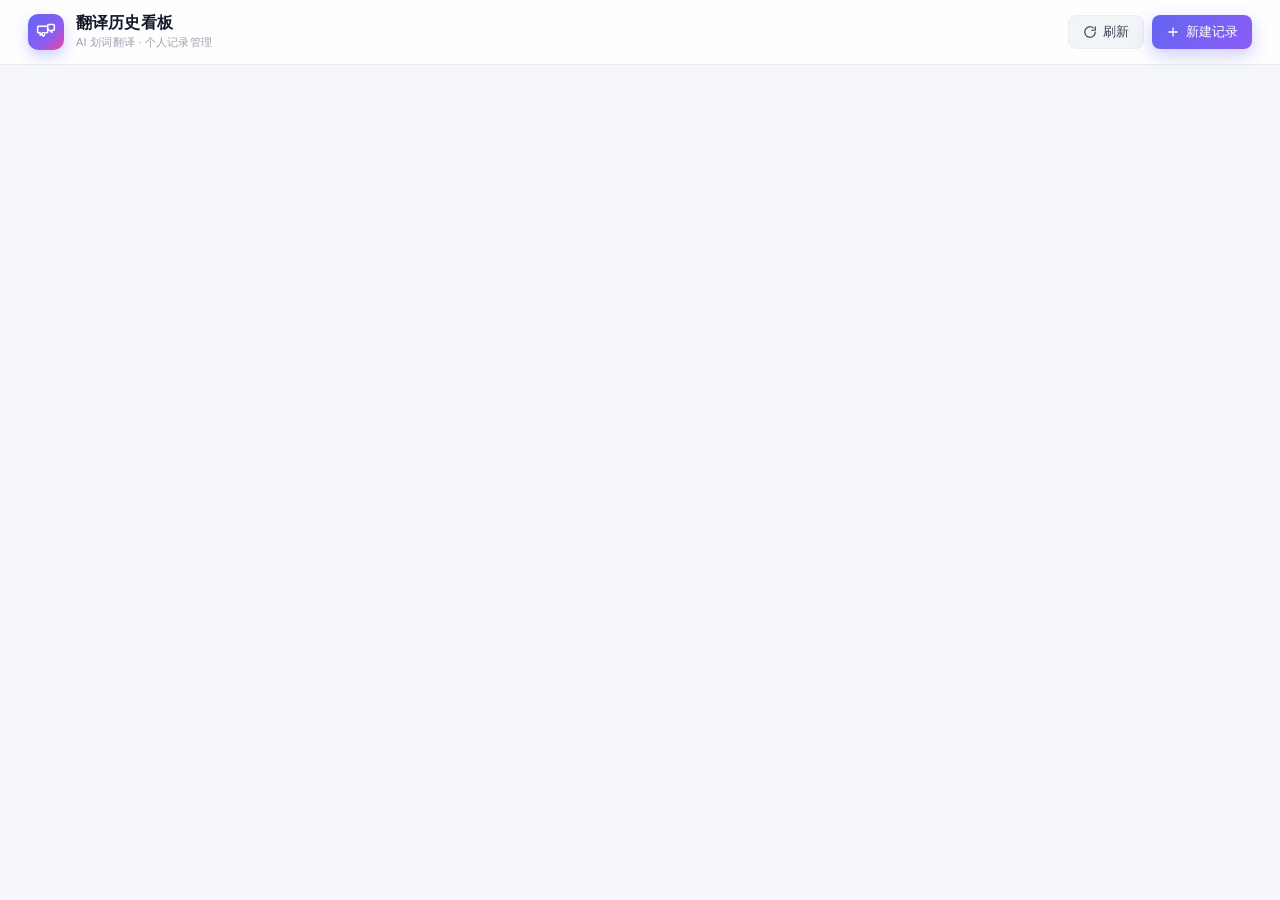
<file: extension/history/history.html>
<!DOCTYPE html>
<html lang="zh-CN">
<head>
  <meta charset="UTF-8" />
  <meta name="viewport" content="width=device-width, initial-scale=1.0" />
  <title>翻译历史看板 · AI 划词翻译</title>
  <link rel="stylesheet" href="history.css" />
</head>
<body>
  <header class="topbar">
    <div class="topbar-left">
      <div class="topbar-logo" aria-hidden="true">
        <svg viewBox="0 0 24 24" width="20" height="20" fill="none" stroke="currentColor" stroke-width="1.8" stroke-linecap="round" stroke-linejoin="round">
          <path d="M3 5h10a1 1 0 0 1 1 1v6a1 1 0 0 1-1 1H8l-3 3v-3H3a1 1 0 0 1-1-1V6a1 1 0 0 1 1-1z"/>
          <path d="M15 3h6a1 1 0 0 1 1 1v5a1 1 0 0 1-1 1h-2v2.5L16.5 10H15a1 1 0 0 1-1-1V4a1 1 0 0 1 1-1z"/>
          <path d="M7 15l1.5 2M10.5 15L9 17"/>
        </svg>
      </div>
      <div class="topbar-titles">
        <h1>翻译历史看板</h1>
        <p class="topbar-sub">AI 划词翻译 · 个人记录管理</p>
      </div>
      <span id="user-badge" class="badge hidden"></span>
    </div>
    <div class="topbar-actions">
      <button id="btn-refresh" class="btn secondary" title="刷新列表 (R)">
        <svg viewBox="0 0 24 24" width="14" height="14" fill="none" stroke="currentColor" stroke-width="2" stroke-linecap="round" stroke-linejoin="round" aria-hidden="true"><path d="M21 12a9 9 0 1 1-3.5-7.1"/><polyline points="21 3 21 9 15 9"/></svg>
        <span>刷新</span>
      </button>
      <button id="btn-create" class="btn primary" title="新建记录 (N)">
        <svg viewBox="0 0 24 24" width="14" height="14" fill="none" stroke="currentColor" stroke-width="2.2" stroke-linecap="round" stroke-linejoin="round" aria-hidden="true"><path d="M12 5v14M5 12h14"/></svg>
        <span>新建记录</span>
      </button>
    </div>
  </header>

  <main class="main">
    <div id="login-prompt" class="empty-state hidden">
      <div class="empty-illust">
        <svg viewBox="0 0 24 24" width="48" height="48" fill="none" stroke="currentColor" stroke-width="1.5" stroke-linecap="round" stroke-linejoin="round" aria-hidden="true">
          <path d="M9 21H5a2 2 0 0 1-2-2V5a2 2 0 0 1 2-2h4"/>
          <polyline points="10 17 15 12 10 7"/>
          <line x1="15" y1="12" x2="3" y2="12"/>
        </svg>
      </div>
      <h2>请先登录插件</h2>
      <p>登录后才能查看与管理你的翻译历史</p>
      <button id="btn-go-login" class="btn primary">打开插件登录</button>
    </div>

    <div id="board" class="board hidden">
      <div class="board-tabs">
        <button type="button" class="tab-btn is-active" data-tab="all">
          <svg viewBox="0 0 24 24" width="14" height="14" fill="none" stroke="currentColor" stroke-width="2" stroke-linecap="round" stroke-linejoin="round" aria-hidden="true"><path d="M3 6h18M3 12h18M3 18h18"/></svg>
          <span>全部记录</span>
        </button>
        <button type="button" class="tab-btn" data-tab="pending">
          <svg viewBox="0 0 24 24" width="14" height="14" fill="none" stroke="currentColor" stroke-width="2" stroke-linecap="round" stroke-linejoin="round" aria-hidden="true"><circle cx="12" cy="12" r="10"/><polyline points="12 6 12 12 16 14"/></svg>
          <span>待学</span>
          <span id="pending-count" class="tab-count">0</span>
        </button>
      </div>
      <div class="toolbar toolbar-main">
        <div class="search-box">
          <svg viewBox="0 0 24 24" width="14" height="14" fill="none" stroke="currentColor" stroke-width="2" stroke-linecap="round" stroke-linejoin="round" aria-hidden="true"><circle cx="11" cy="11" r="8"/><line x1="21" y1="21" x2="16.65" y2="16.65"/></svg>
          <input type="search" id="search-input" placeholder="搜索原文或译文…" />
        </div>
        <span id="record-count" class="count"></span>
      </div>
      <div class="toolbar toolbar-date">
        <label class="date-field">
          开始
          <input type="date" id="date-start" />
        </label>
        <span class="date-sep">至</span>
        <label class="date-field">
          结束
          <input type="date" id="date-end" />
        </label>
        <button id="btn-filter-date" class="btn secondary sm">按时间筛选</button>
        <button id="btn-clear-date" class="btn ghost sm">清除时间</button>
      </div>
      <div id="toolbar-status" class="toolbar toolbar-status">
        <span class="filter-label">状态</span>
        <button type="button" id="filter-learned" class="filter-chip" data-filter="learned">
          <span class="chip-dot chip-dot-learned"></span>已学会
        </button>
        <button type="button" id="filter-favorited" class="filter-chip" data-filter="favorited">
          <span class="chip-dot chip-dot-fav"></span>收藏
        </button>
        <button type="button" id="btn-clear-status" class="btn ghost sm">清除筛选</button>
      </div>

      <div class="table-wrap">
        <table>
          <thead>
            <tr>
              <th class="col-time">时间</th>
              <th class="col-source">原文</th>
              <th class="col-target">
                <div class="th-target">
                  <span>译文</span>
                  <button type="button" id="toggle-all-visible" class="eye-btn" title="全部显示/隐藏译文"></button>
                </div>
              </th>
              <th class="col-status">状态</th>
              <th class="col-actions">操作</th>
            </tr>
          </thead>
          <tbody id="history-tbody"></tbody>
        </table>
      </div>

      <div id="empty-tip" class="empty-tip hidden">
        <svg viewBox="0 0 24 24" width="40" height="40" fill="none" stroke="currentColor" stroke-width="1.5" stroke-linecap="round" stroke-linejoin="round" aria-hidden="true"><rect x="3" y="3" width="18" height="18" rx="3"/><path d="M3 9h18M9 21V9"/></svg>
        <p id="empty-tip-text">暂无记录，点击「新建记录」添加</p>
      </div>
      <button id="btn-load-more" class="btn secondary load-more hidden">加载更多</button>
    </div>
  </main>

  <div id="modal" class="modal hidden">
    <div class="modal-backdrop"></div>
    <div class="modal-card">
      <div class="modal-header">
        <h2 id="modal-title">新建记录</h2>
        <button id="modal-close" class="icon-btn" title="关闭 (Esc)" aria-label="关闭">
          <svg viewBox="0 0 24 24" width="16" height="16" fill="none" stroke="currentColor" stroke-width="2.2" stroke-linecap="round" stroke-linejoin="round" aria-hidden="true"><path d="M18 6L6 18M6 6l12 12"/></svg>
        </button>
      </div>
      <form id="record-form">
        <input type="hidden" id="record-id" />
        <label>
          原文
          <textarea id="source-text" rows="4" required placeholder="输入要翻译的原文…"></textarea>
        </label>
        <label>
          译文
          <textarea id="translated-text" rows="4" required placeholder="输入对应的译文…"></textarea>
        </label>
        <p id="form-error" class="error hidden"></p>
        <div class="modal-footer">
          <span class="modal-hint">⌘/Ctrl + Enter 快速保存</span>
          <div class="modal-footer-actions">
            <button type="button" id="btn-cancel" class="btn secondary">取消</button>
            <button type="submit" id="btn-save" class="btn primary">保存</button>
          </div>
        </div>
      </form>
    </div>
  </div>

  <div id="view-modal" class="modal hidden">
    <div class="modal-backdrop"></div>
    <div class="modal-card modal-view">
      <div class="modal-header">
        <h2>记录详情</h2>
        <button id="view-close" class="icon-btn" title="关闭 (Esc)" aria-label="关闭">
          <svg viewBox="0 0 24 24" width="16" height="16" fill="none" stroke="currentColor" stroke-width="2.2" stroke-linecap="round" stroke-linejoin="round" aria-hidden="true"><path d="M18 6L6 18M6 6l12 12"/></svg>
        </button>
      </div>
      <div class="view-body">
        <div class="view-meta" id="view-meta"></div>
        <div class="view-block">
          <div class="view-label">原文</div>
          <div id="view-source" class="view-content"></div>
        </div>
        <div class="view-block">
          <div class="view-label">译文</div>
          <div id="view-target" class="view-content view-target"></div>
        </div>
        <!-- 例句区域：仅单词时显示 -->
        <div id="view-examples-section" class="view-block view-examples-section hidden">
          <div class="view-examples-header">
            <div class="view-label">例句</div>
            <button id="view-examples-btn" class="btn secondary sm" type="button">
              <svg viewBox="0 0 24 24" width="14" height="14" fill="none" stroke="currentColor" stroke-width="2" stroke-linecap="round" stroke-linejoin="round" aria-hidden="true"><path d="M4 19.5A2.5 2.5 0 0 1 6.5 17H20"/><path d="M6.5 2H20v20H6.5A2.5 2.5 0 0 1 4 19.5v-15A2.5 2.5 0 0 1 6.5 2z"/></svg>
              <span>生成例句</span>
            </button>
          </div>
          <div id="view-examples-wrap" class="view-examples-wrap"></div>
        </div>
      </div>
      <div class="modal-footer">
        <div></div>
        <div class="modal-footer-actions">
          <button type="button" id="view-edit" class="btn secondary">编辑</button>
          <button type="button" id="view-delete" class="btn danger">删除</button>
        </div>
      </div>
    </div>
  </div>

  <div id="toast" class="toast hidden"></div>

  <script src="history.js"></script>
</body>
</html>
</file>
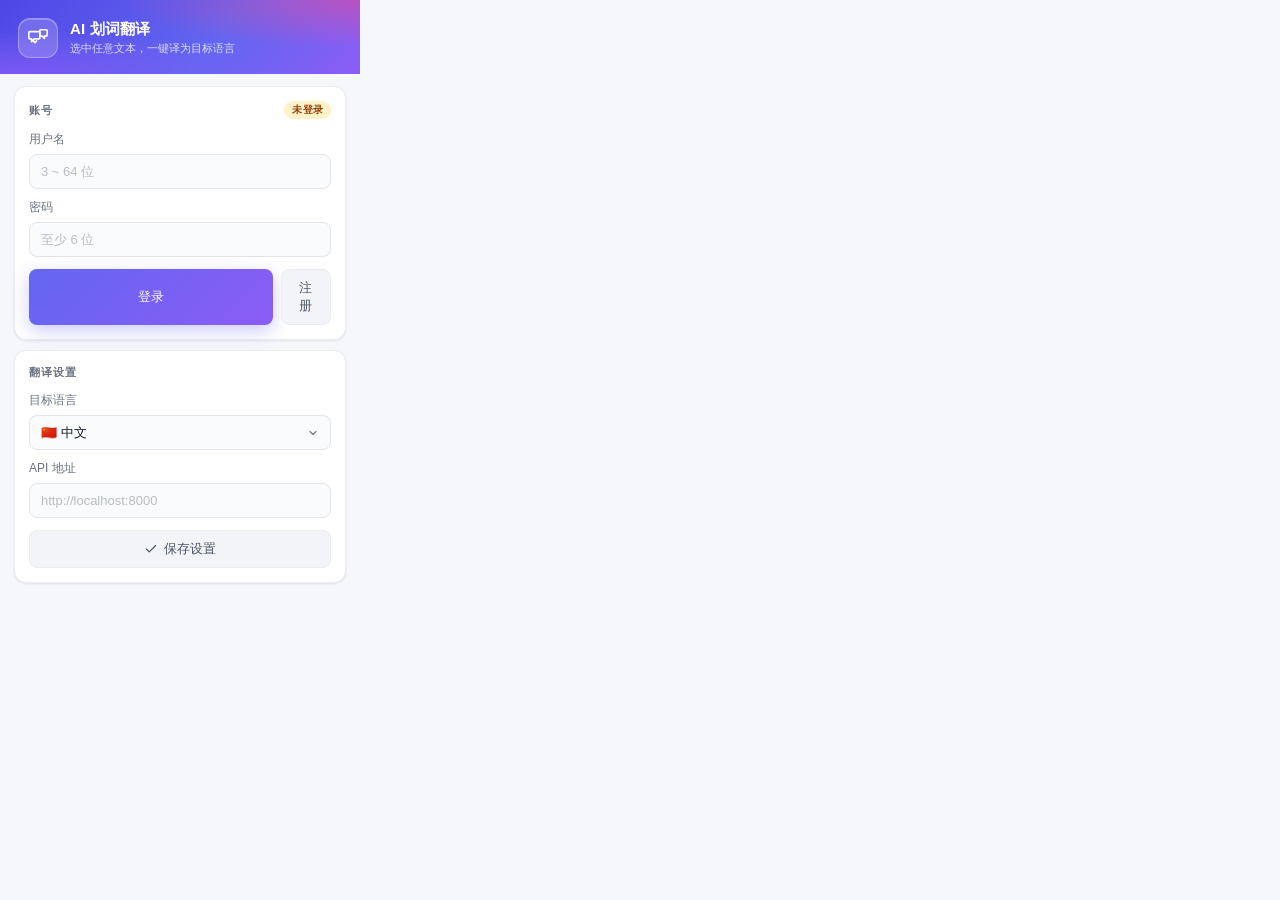
<file: extension/popup/popup.html>
<!DOCTYPE html>
<html lang="zh-CN">
<head>
  <meta charset="UTF-8" />
  <meta name="viewport" content="width=device-width, initial-scale=1.0" />
  <title>AI 划词翻译</title>
  <link rel="stylesheet" href="popup.css" />
</head>
<body>
  <header class="hero">
    <div class="hero-bg"></div>
    <div class="hero-inner">
      <div class="brand-icon" aria-hidden="true">
        <svg viewBox="0 0 24 24" width="22" height="22" fill="none" stroke="currentColor" stroke-width="1.8" stroke-linecap="round" stroke-linejoin="round">
          <path d="M3 5h10a1 1 0 0 1 1 1v6a1 1 0 0 1-1 1H8l-3 3v-3H3a1 1 0 0 1-1-1V6a1 1 0 0 1 1-1z"/>
          <path d="M15 3h6a1 1 0 0 1 1 1v5a1 1 0 0 1-1 1h-2v2.5L16.5 10H15a1 1 0 0 1-1-1V4a1 1 0 0 1 1-1z"/>
          <path d="M7 15l1.5 2M10.5 15L9 17"/>
        </svg>
      </div>
      <div class="brand-text">
        <h1>AI 划词翻译</h1>
        <p class="brand-sub">选中任意文本，一键译为目标语言</p>
      </div>
    </div>
  </header>

  <main class="container">
    <div id="auth-section">
      <div id="login-form" class="card">
        <div class="card-head">
          <span class="card-title">账号</span>
          <span class="card-tag">未登录</span>
        </div>
        <label>用户名
          <input type="text" id="username" autocomplete="username" placeholder="3 ~ 64 位" />
        </label>
        <label>密码
          <input type="password" id="password" autocomplete="current-password" placeholder="至少 6 位" />
        </label>
        <p id="auth-error" class="error hidden"></p>
        <div class="btn-row">
          <button id="btn-login" class="btn primary full">登录</button>
          <button id="btn-register" class="btn secondary">注册</button>
        </div>
      </div>

      <div id="user-panel" class="card user-card hidden">
        <div class="user-info">
          <div class="avatar" id="user-avatar"></div>
          <div class="user-meta">
            <div class="user-label">已登录账号</div>
            <div class="user-name" id="display-username"></div>
          </div>
          <button id="btn-logout" class="icon-btn-ghost" title="退出登录" aria-label="退出登录">
            <svg viewBox="0 0 24 24" width="16" height="16" fill="none" stroke="currentColor" stroke-width="2" stroke-linecap="round" stroke-linejoin="round">
              <path d="M9 21H5a2 2 0 0 1-2-2V5a2 2 0 0 1 2-2h4"/>
              <polyline points="16 17 21 12 16 7"/>
              <line x1="21" y1="12" x2="9" y2="12"/>
            </svg>
          </button>
        </div>
      </div>
    </div>

    <div class="card">
      <div class="card-head">
        <span class="card-title">翻译设置</span>
      </div>
      <label>目标语言
        <select id="target-lang">
          <option value="zh">🇨🇳 中文</option>
          <option value="en">🇬🇧 英文</option>
          <option value="ja">🇯🇵 日文</option>
          <option value="ko">🇰🇷 韩文</option>
          <option value="fr">🇫🇷 法文</option>
          <option value="de">🇩🇪 德文</option>
          <option value="es">🇪🇸 西班牙文</option>
        </select>
      </label>
      <label>API 地址
        <input type="text" id="api-base" placeholder="http://localhost:8000" />
      </label>
      <button id="btn-save-api" class="btn secondary full">
        <svg viewBox="0 0 24 24" width="14" height="14" fill="none" stroke="currentColor" stroke-width="2" stroke-linecap="round" stroke-linejoin="round" aria-hidden="true">
          <polyline points="20 6 9 17 4 12"/>
        </svg>
        <span>保存设置</span>
      </button>
    </div>

    <div id="history-section" class="card history-card hidden">
      <div class="card-head">
        <span class="card-title">翻译历史</span>
      </div>
      <p class="hint">在独立看板中管理记录，支持搜索 / 标记 / 编辑 / 收藏。</p>
      <button id="btn-open-history" class="btn primary full">
        <svg viewBox="0 0 24 24" width="14" height="14" fill="none" stroke="currentColor" stroke-width="2" stroke-linecap="round" stroke-linejoin="round" aria-hidden="true">
          <path d="M3 3h7v7H3zM14 3h7v7h-7zM14 14h7v7h-7zM3 14h7v7H3z"/>
        </svg>
        <span>打开历史看板</span>
      </button>
    </div>
  </main>

  <div id="toast" class="toast hidden"></div>
  <script src="popup.js"></script>
</body>
</html>
</file>
<file: extension/history/history.css>
* {
  box-sizing: border-box;
  margin: 0;
  padding: 0;
}

:root {
  --brand-1: #6366f1;
  --brand-2: #8b5cf6;
  --brand-3: #ec4899;
  --bg: #f5f7fb;
  --surface: #ffffff;
  --surface-2: #f8fafc;
  --border: #ebedf2;
  --border-2: #e1e4ea;
  --text: #111827;
  --text-2: #374151;
  --text-3: #6b7280;
  --text-mute: #9ca3af;
  --shadow-sm: 0 1px 2px rgba(17, 24, 39, 0.04), 0 1px 3px rgba(17, 24, 39, 0.05);
  --shadow-md: 0 4px 14px rgba(17, 24, 39, 0.06), 0 2px 6px rgba(17, 24, 39, 0.04);
  --shadow-lg: 0 16px 40px rgba(17, 24, 39, 0.14);
  --shadow-brand: 0 6px 18px rgba(99, 102, 241, 0.32);
  --radius: 14px;
  --radius-sm: 8px;
}

body {
  font-family: -apple-system, BlinkMacSystemFont, "Segoe UI", "PingFang SC",
    "Hiragino Sans GB", "Microsoft YaHei", Roboto, sans-serif;
  font-size: 14px;
  color: var(--text);
  background: var(--bg);
  min-height: 100vh;
  -webkit-font-smoothing: antialiased;
  -moz-osx-font-smoothing: grayscale;
}

/* ---------- Topbar ---------- */
.topbar {
  display: flex;
  align-items: center;
  justify-content: space-between;
  padding: 14px 28px;
  background: rgba(255, 255, 255, 0.85);
  backdrop-filter: saturate(180%) blur(12px);
  border-bottom: 1px solid var(--border);
  position: sticky;
  top: 0;
  z-index: 10;
}

.topbar-left {
  display: flex;
  align-items: center;
  gap: 12px;
}

.topbar-logo {
  width: 36px;
  height: 36px;
  border-radius: 10px;
  background: linear-gradient(135deg, var(--brand-1) 0%, var(--brand-2) 60%, var(--brand-3) 100%);
  color: #fff;
  display: inline-flex;
  align-items: center;
  justify-content: center;
  box-shadow: 0 6px 14px rgba(99, 102, 241, 0.3);
}

.topbar-titles h1 {
  font-size: 16px;
  font-weight: 600;
  color: var(--text);
  letter-spacing: 0.01em;
  line-height: 1.15;
}

.topbar-sub {
  font-size: 11px;
  color: var(--text-mute);
  margin-top: 2px;
  letter-spacing: 0.02em;
}

.badge {
  font-size: 12px;
  padding: 3px 10px;
  background: linear-gradient(135deg, #eef2ff 0%, #fce7f3 100%);
  color: var(--brand-1);
  border-radius: 999px;
  font-weight: 500;
  border: 1px solid #e0e7ff;
  margin-left: 4px;
}

.topbar-actions {
  display: flex;
  gap: 8px;
}

.main {
  max-width: 1180px;
  margin: 0 auto;
  padding: 22px 28px 48px;
}

/* ---------- Board ---------- */
.board {
  background: var(--surface);
  border: 1px solid var(--border);
  border-radius: var(--radius);
  overflow: hidden;
  box-shadow: var(--shadow-sm);
}

.board-tabs {
  display: flex;
  gap: 0;
  border-bottom: 1px solid var(--border);
  background: var(--surface-2);
}

.tab-btn {
  flex: 1;
  display: inline-flex;
  align-items: center;
  justify-content: center;
  gap: 7px;
  padding: 13px 16px;
  border: none;
  background: transparent;
  font-size: 14px;
  font-weight: 500;
  color: var(--text-3);
  cursor: pointer;
  border-bottom: 2px solid transparent;
  margin-bottom: -1px;
  transition: color 0.15s, background 0.15s, border-color 0.15s;
  font-family: inherit;
}

.tab-btn:hover {
  color: var(--text-2);
  background: rgba(99, 102, 241, 0.04);
}

.tab-btn.is-active {
  color: var(--brand-1);
  background: var(--surface);
  border-bottom-color: var(--brand-1);
}

.tab-btn.is-active[data-tab="pending"] {
  color: #d97706;
  border-bottom-color: #f59e0b;
}

.tab-count {
  display: inline-block;
  min-width: 20px;
  padding: 0 7px;
  font-size: 11px;
  line-height: 18px;
  text-align: center;
  background: var(--border);
  color: var(--text-2);
  border-radius: 999px;
  font-weight: 600;
}

.tab-btn.is-active .tab-count {
  background: #eef2ff;
  color: var(--brand-1);
}

.tab-btn.is-active[data-tab="pending"] .tab-count {
  background: #fef3c7;
  color: #92400e;
}

.pending-badge {
  display: inline-block;
  padding: 3px 9px;
  font-size: 11px;
  font-weight: 500;
  color: #92400e;
  background: #fffbeb;
  border: 1px solid #fcd34d;
  border-radius: 999px;
}

/* ---------- Toolbar ---------- */
.toolbar {
  display: flex;
  align-items: center;
  gap: 10px;
  padding: 12px 18px;
  border-bottom: 1px solid #f1f2f6;
}

.toolbar-main {
  flex-wrap: wrap;
}

.toolbar-date,
.toolbar-status {
  flex-wrap: wrap;
  background: var(--surface-2);
  gap: 8px;
}

.search-box {
  flex: 1;
  min-width: 220px;
  position: relative;
  display: flex;
  align-items: center;
}

.search-box svg {
  position: absolute;
  left: 12px;
  color: var(--text-mute);
  pointer-events: none;
}

.search-box input {
  width: 100%;
  padding: 9px 12px 9px 34px;
  border: 1px solid var(--border-2);
  border-radius: 999px;
  font-size: 13px;
  font-family: inherit;
  color: var(--text);
  background: #fafbfd;
  transition: background 0.15s, border-color 0.15s, box-shadow 0.15s;
}

.search-box input:hover { background: #fff; }

.search-box input:focus {
  outline: none;
  background: #fff;
  border-color: var(--brand-1);
  box-shadow: 0 0 0 4px rgba(99, 102, 241, 0.12);
}

.toolbar input[type="date"] {
  padding: 7px 11px;
  border: 1px solid var(--border-2);
  border-radius: var(--radius-sm);
  font-size: 13px;
  font-family: inherit;
  background: #fff;
  color: var(--text);
}

.toolbar input[type="date"]:focus {
  outline: none;
  border-color: var(--brand-1);
  box-shadow: 0 0 0 3px rgba(99, 102, 241, 0.12);
}

.date-field {
  display: flex;
  align-items: center;
  gap: 6px;
  font-size: 12px;
  color: var(--text-3);
}

.date-sep {
  font-size: 12px;
  color: var(--text-mute);
}

.filter-label {
  font-size: 12px;
  color: var(--text-3);
  font-weight: 500;
}

.filter-chip {
  display: inline-flex;
  align-items: center;
  gap: 6px;
  padding: 5px 12px;
  border: 1px solid var(--border-2);
  border-radius: 999px;
  background: #fff;
  font-size: 12px;
  font-weight: 500;
  color: var(--text-2);
  cursor: pointer;
  font-family: inherit;
  transition: background 0.15s, border-color 0.15s, color 0.15s;
}

.filter-chip:hover {
  background: var(--surface-2);
  border-color: #c7cad3;
}

.filter-chip.is-active {
  background: #eef2ff;
  border-color: #c7d2fe;
  color: var(--brand-1);
}

.filter-chip.is-active[data-filter="favorited"] {
  background: #fffbeb;
  border-color: #fcd34d;
  color: #92400e;
}

.chip-dot {
  width: 6px;
  height: 6px;
  border-radius: 50%;
  background: #d1d5db;
}

.chip-dot-learned { background: #10b981; }
.chip-dot-fav { background: #f59e0b; }

.count {
  font-size: 12px;
  color: var(--text-3);
  white-space: nowrap;
  font-weight: 500;
}

/* ---------- Table ---------- */
.table-wrap {
  overflow-x: auto;
}

table {
  width: 100%;
  border-collapse: collapse;
}

th, td {
  padding: 12px 16px;
  text-align: left;
  border-bottom: 1px solid #f1f2f6;
  vertical-align: top;
}

th {
  font-size: 11px;
  font-weight: 600;
  color: var(--text-3);
  background: var(--surface-2);
  text-transform: uppercase;
  letter-spacing: 0.06em;
  position: sticky;
  top: 0;
}

tbody tr {
  transition: background 0.15s;
}

tbody tr:hover {
  background: #fafbfd;
}

.col-time { width: 150px; }
.col-target { min-width: 200px; }
.col-status { width: 96px; }
.col-actions { width: 168px; white-space: nowrap; }

.status-cell {
  display: flex;
  flex-direction: column;
  gap: 5px;
}

.status-btn {
  all: unset;
  box-sizing: border-box;
  display: inline-flex;
  align-items: center;
  justify-content: center;
  width: 78px;
  height: 24px;
  border-radius: 999px;
  font-size: 11px;
  font-weight: 500;
  cursor: pointer;
  border: 1px solid var(--border);
  background: var(--surface-2);
  color: var(--text-mute);
  transition: background 0.15s, border-color 0.15s, color 0.15s;
}

.status-btn:hover {
  background: #eef0f4;
}

.status-btn.is-on[data-status="learned"] {
  background: #ecfdf5;
  border-color: #6ee7b7;
  color: #047857;
}

.status-btn.is-on[data-status="favorited"] {
  background: #fffbeb;
  border-color: #fcd34d;
  color: #92400e;
}

.th-target {
  display: inline-flex;
  align-items: center;
  gap: 6px;
}

.target-cell {
  display: flex;
  align-items: flex-start;
  gap: 8px;
}

.eye-btn {
  all: unset;
  box-sizing: border-box;
  display: inline-flex;
  align-items: center;
  justify-content: center;
  width: 28px;
  height: 28px;
  flex-shrink: 0;
  border-radius: 8px;
  color: var(--brand-1);
  cursor: pointer;
  background: #eef2ff;
  border: 1px solid #e0e7ff;
  transition: background 0.15s;
}

.eye-btn:hover {
  background: #e0e7ff;
}

.eye-btn.is-off {
  color: var(--text-mute);
  background: var(--surface-2);
  border-color: var(--border);
}

.eye-btn.is-off:hover {
  background: var(--border);
}

.cell-text {
  font-size: 13px;
  line-height: 1.55;
  display: -webkit-box;
  -webkit-line-clamp: 2;
  -webkit-box-orient: vertical;
  overflow: hidden;
  word-break: break-word;
}

.cell-source { color: var(--text-2); }

.cell-target {
  color: var(--brand-1);
  flex: 1;
  font-weight: 500;
}

.cell-target.is-masked {
  color: var(--text-mute);
  font-style: italic;
  font-weight: normal;
  -webkit-line-clamp: 1;
}

.cell-time {
  font-size: 12px;
  color: var(--text-mute);
  font-variant-numeric: tabular-nums;
}

.row-actions {
  display: flex;
  gap: 4px;
  align-items: center;
}

/* ---------- Buttons ---------- */
.btn {
  display: inline-flex;
  align-items: center;
  justify-content: center;
  gap: 6px;
  padding: 7px 14px;
  border: none;
  border-radius: var(--radius-sm);
  font-size: 13px;
  font-weight: 500;
  font-family: inherit;
  cursor: pointer;
  transition: transform 0.12s ease, box-shadow 0.18s ease, background 0.15s, filter 0.15s;
  user-select: none;
}

.btn:disabled {
  opacity: 0.55;
  cursor: not-allowed;
}

.btn.primary {
  background: linear-gradient(135deg, var(--brand-1) 0%, var(--brand-2) 100%);
  color: #fff;
  box-shadow: var(--shadow-brand);
}

.btn.primary:hover:not(:disabled) {
  filter: brightness(1.06);
  transform: translateY(-1px);
  box-shadow: 0 8px 20px rgba(99, 102, 241, 0.36);
}

.btn.primary:active:not(:disabled) {
  transform: translateY(0);
  filter: brightness(0.96);
}

.btn.secondary {
  background: #f3f4f8;
  color: var(--text-2);
  border: 1px solid var(--border);
}

.btn.secondary:hover:not(:disabled) {
  background: #e9ebf2;
  border-color: #dde0e8;
}

.btn.ghost {
  background: transparent;
  color: var(--text-3);
  border: 1px solid transparent;
}

.btn.ghost:hover:not(:disabled) {
  background: var(--surface-2);
  color: var(--text-2);
}

.btn.danger {
  background: #fef2f2;
  color: #dc2626;
  border: 1px solid #fecaca;
}

.btn.danger:hover:not(:disabled) {
  background: #fee2e2;
}

.btn.sm {
  padding: 5px 10px;
  font-size: 12px;
}

/* 行内图标按钮 */
.icon-action {
  all: unset;
  box-sizing: border-box;
  display: inline-flex;
  align-items: center;
  justify-content: center;
  width: 28px;
  height: 28px;
  border-radius: 7px;
  color: var(--text-3);
  cursor: pointer;
  border: 1px solid transparent;
  transition: background 0.15s, color 0.15s, border-color 0.15s;
}

.icon-action:hover {
  background: #eef2ff;
  color: var(--brand-1);
  border-color: #e0e7ff;
}

.icon-action.is-warn:hover {
  background: #fffbeb;
  color: #d97706;
  border-color: #fde68a;
}

.icon-action.is-danger:hover {
  background: #fef2f2;
  color: #dc2626;
  border-color: #fecaca;
}

.load-more {
  display: block;
  width: calc(100% - 36px);
  margin: 16px 18px;
}

/* ---------- Empty State ---------- */
.empty-state {
  text-align: center;
  padding: 72px 20px;
  color: var(--text-3);
  background: var(--surface);
  border: 1px solid var(--border);
  border-radius: var(--radius);
}

.empty-state .empty-illust {
  width: 84px;
  height: 84px;
  margin: 0 auto 18px;
  border-radius: 50%;
  background: linear-gradient(135deg, #eef2ff 0%, #fce7f3 100%);
  color: var(--brand-1);
  display: flex;
  align-items: center;
  justify-content: center;
}

.empty-state h2 {
  font-size: 16px;
  font-weight: 600;
  color: var(--text);
  margin-bottom: 6px;
}

.empty-state p {
  margin-bottom: 18px;
  font-size: 13px;
}

.empty-tip {
  text-align: center;
  padding: 60px 20px;
  color: var(--text-mute);
}

.empty-tip svg {
  margin-bottom: 12px;
  opacity: 0.6;
}

.empty-tip p {
  font-size: 13px;
}

.hidden {
  display: none !important;
}

/* ---------- Modal ---------- */
.modal {
  position: fixed;
  inset: 0;
  z-index: 100;
  display: flex;
  align-items: center;
  justify-content: center;
  padding: 20px;
  animation: modal-in 0.18s ease-out;
}

.modal-backdrop {
  position: absolute;
  inset: 0;
  background: rgba(15, 23, 42, 0.45);
  backdrop-filter: blur(2px);
}

.modal-card {
  position: relative;
  width: 100%;
  max-width: 540px;
  background: var(--surface);
  border-radius: var(--radius);
  box-shadow: var(--shadow-lg);
  animation: modal-pop 0.22s cubic-bezier(0.34, 1.56, 0.64, 1);
}

.modal-view {
  max-width: 620px;
}

.modal-header {
  display: flex;
  align-items: center;
  justify-content: space-between;
  padding: 16px 20px;
  border-bottom: 1px solid #f1f2f6;
}

.modal-header h2 {
  font-size: 16px;
  font-weight: 600;
  color: var(--text);
}

.icon-btn {
  all: unset;
  cursor: pointer;
  width: 30px;
  height: 30px;
  border-radius: 8px;
  display: inline-flex;
  align-items: center;
  justify-content: center;
  color: var(--text-mute);
  transition: background 0.15s, color 0.15s;
}

.icon-btn:hover {
  background: var(--surface-2);
  color: var(--text-2);
}

#record-form {
  padding: 18px 20px 16px;
}

#record-form label {
  display: block;
  font-size: 12px;
  color: var(--text-3);
  font-weight: 500;
  margin-bottom: 14px;
}

#record-form textarea {
  display: block;
  width: 100%;
  margin-top: 6px;
  padding: 10px 12px;
  border: 1px solid var(--border-2);
  border-radius: var(--radius-sm);
  font-size: 13px;
  font-family: inherit;
  line-height: 1.55;
  color: var(--text);
  background: #fafbfd;
  resize: vertical;
  transition: background 0.15s, border-color 0.15s, box-shadow 0.15s;
}

#record-form textarea:hover { background: #fff; }

#record-form textarea:focus {
  outline: none;
  background: #fff;
  border-color: var(--brand-1);
  box-shadow: 0 0 0 4px rgba(99, 102, 241, 0.12);
}

.modal-footer {
  display: flex;
  align-items: center;
  justify-content: space-between;
  gap: 8px;
  padding: 12px 20px 18px;
  border-top: 1px solid #f1f2f6;
  background: var(--surface-2);
  border-radius: 0 0 var(--radius) var(--radius);
}

.modal-hint {
  font-size: 11px;
  color: var(--text-mute);
}

.modal-footer-actions {
  display: flex;
  gap: 8px;
}

#record-form .modal-footer {
  margin: 4px -20px -16px;
  padding: 12px 20px;
}

.error {
  color: #dc2626;
  font-size: 12px;
  margin-bottom: 8px;
  padding: 8px 10px;
  background: #fef2f2;
  border: 1px solid #fecaca;
  border-radius: 8px;
}

/* View modal body */
.view-body {
  padding: 18px 20px 4px;
}

.view-meta {
  font-size: 12px;
  color: var(--text-mute);
  margin-bottom: 14px;
}

.view-block {
  margin-bottom: 14px;
}

.view-label {
  font-size: 11px;
  color: var(--text-3);
  text-transform: uppercase;
  letter-spacing: 0.06em;
  font-weight: 600;
  margin-bottom: 6px;
}

.view-content {
  padding: 12px 14px;
  background: var(--surface-2);
  border: 1px solid var(--border);
  border-radius: 10px;
  font-size: 14px;
  line-height: 1.65;
  word-break: break-word;
  white-space: pre-wrap;
  color: var(--text-2);
}

.view-target {
  background: linear-gradient(135deg, #eef2ff 0%, #faf5ff 100%);
  border-color: #e0e7ff;
  color: var(--brand-1);
  font-weight: 500;
}

/* ---------- Toast ---------- */
.toast {
  position: fixed;
  left: 50%;
  bottom: 32px;
  transform: translateX(-50%);
  padding: 10px 18px;
  background: rgba(17, 24, 39, 0.94);
  color: #fff;
  font-size: 13px;
  font-weight: 500;
  border-radius: 999px;
  box-shadow: 0 12px 28px rgba(0, 0, 0, 0.25);
  animation: toast-in 0.22s cubic-bezier(0.34, 1.56, 0.64, 1);
  z-index: 200;
  white-space: nowrap;
}

.toast.success { background: linear-gradient(135deg, #10b981, #059669); }
.toast.error { background: linear-gradient(135deg, #ef4444, #dc2626); }

@keyframes toast-in {
  from { opacity: 0; transform: translate(-50%, 8px) scale(0.96); }
  to { opacity: 1; transform: translate(-50%, 0) scale(1); }
}

@keyframes modal-in {
  from { opacity: 0; }
  to { opacity: 1; }
}

@keyframes modal-pop {
  from { opacity: 0; transform: translateY(-6px) scale(0.97); }
  to { opacity: 1; transform: translateY(0) scale(1); }
}

/* ---------- Dark Mode ---------- */
@media (prefers-color-scheme: dark) {
  :root {
    --bg: #0b1020;
    --surface: #161b2e;
    --surface-2: #11162a;
    --border: #232944;
    --border-2: #2a3050;
    --text: #f1f5f9;
    --text-2: #cbd5e1;
    --text-3: #94a3b8;
    --text-mute: #64748b;
    --shadow-sm: 0 1px 2px rgba(0, 0, 0, 0.4);
    --shadow-md: 0 4px 14px rgba(0, 0, 0, 0.5);
    --shadow-lg: 0 16px 40px rgba(0, 0, 0, 0.6);
  }

  body { background: var(--bg); color: var(--text); }

  .topbar {
    background: rgba(22, 27, 46, 0.85);
    border-bottom-color: var(--border);
  }

  .badge {
    background: linear-gradient(135deg, rgba(99, 102, 241, 0.2) 0%, rgba(236, 72, 153, 0.2) 100%);
    color: #c7d2fe;
    border-color: rgba(99, 102, 241, 0.4);
  }

  .tab-btn:hover { background: rgba(129, 140, 248, 0.08); }
  .tab-btn.is-active { color: #818cf8; border-bottom-color: #818cf8; }
  .tab-btn.is-active[data-tab="pending"] { color: #fbbf24; border-bottom-color: #f59e0b; }
  .tab-count { background: var(--border); color: var(--text-2); }
  .tab-btn.is-active .tab-count { background: rgba(99, 102, 241, 0.25); color: #c7d2fe; }
  .tab-btn.is-active[data-tab="pending"] .tab-count { background: rgba(245, 158, 11, 0.2); color: #fcd34d; }

  .toolbar { border-bottom-color: var(--border); }
  .toolbar-date, .toolbar-status { background: var(--surface-2); }

  .search-box input,
  .toolbar input[type="date"] {
    background: #0e1426;
    border-color: var(--border-2);
    color: var(--text);
  }
  .search-box input:hover,
  .toolbar input[type="date"]:hover { background: #131a32; }
  .search-box input:focus,
  .toolbar input[type="date"]:focus {
    background: #131a32;
    border-color: #818cf8;
    box-shadow: 0 0 0 4px rgba(129, 140, 248, 0.18);
  }

  .filter-chip {
    background: var(--surface);
    border-color: var(--border-2);
    color: var(--text-2);
  }
  .filter-chip:hover { background: #1e2541; border-color: #364070; }
  .filter-chip.is-active {
    background: rgba(99, 102, 241, 0.18);
    border-color: rgba(99, 102, 241, 0.5);
    color: #c7d2fe;
  }
  .filter-chip.is-active[data-filter="favorited"] {
    background: rgba(245, 158, 11, 0.18);
    border-color: rgba(245, 158, 11, 0.5);
    color: #fcd34d;
  }

  th { background: var(--surface-2); color: var(--text-3); }
  th, td { border-bottom-color: var(--border); }
  tbody tr:hover { background: #1c223c; }

  .cell-source { color: var(--text-2); }
  .cell-target { color: #c7d2fe; }
  .cell-target.is-masked { color: var(--text-mute); }
  .cell-time { color: var(--text-mute); }

  .eye-btn {
    color: #c7d2fe;
    background: rgba(99, 102, 241, 0.18);
    border-color: rgba(99, 102, 241, 0.4);
  }
  .eye-btn:hover { background: rgba(99, 102, 241, 0.28); }
  .eye-btn.is-off {
    color: var(--text-mute);
    background: var(--surface-2);
    border-color: var(--border);
  }

  .status-btn {
    background: var(--surface-2);
    border-color: var(--border);
    color: var(--text-mute);
  }
  .status-btn:hover { background: #1e2541; }
  .status-btn.is-on[data-status="learned"] {
    background: rgba(16, 185, 129, 0.18);
    border-color: rgba(16, 185, 129, 0.5);
    color: #6ee7b7;
  }
  .status-btn.is-on[data-status="favorited"] {
    background: rgba(245, 158, 11, 0.18);
    border-color: rgba(245, 158, 11, 0.5);
    color: #fcd34d;
  }
  .pending-badge {
    background: rgba(245, 158, 11, 0.18);
    border-color: rgba(245, 158, 11, 0.5);
    color: #fcd34d;
  }

  .icon-action { color: var(--text-3); }
  .icon-action:hover {
    background: rgba(99, 102, 241, 0.18);
    color: #c7d2fe;
    border-color: rgba(99, 102, 241, 0.4);
  }
  .icon-action.is-warn:hover {
    background: rgba(245, 158, 11, 0.18);
    color: #fcd34d;
    border-color: rgba(245, 158, 11, 0.4);
  }
  .icon-action.is-danger:hover {
    background: rgba(239, 68, 68, 0.18);
    color: #fca5a5;
    border-color: rgba(239, 68, 68, 0.4);
  }

  .btn.secondary {
    background: var(--surface-2);
    color: var(--text-2);
    border-color: var(--border-2);
  }
  .btn.secondary:hover:not(:disabled) { background: #1e2541; }
  .btn.ghost { color: var(--text-3); }
  .btn.ghost:hover:not(:disabled) { background: var(--surface-2); color: var(--text-2); }
  .btn.danger {
    background: rgba(127, 29, 29, 0.3);
    color: #fca5a5;
    border-color: rgba(127, 29, 29, 0.6);
  }
  .btn.danger:hover:not(:disabled) { background: rgba(127, 29, 29, 0.5); }

  .empty-state {
    background: var(--surface);
    border-color: var(--border);
  }
  .empty-state .empty-illust {
    background: linear-gradient(135deg, rgba(99, 102, 241, 0.18) 0%, rgba(236, 72, 153, 0.18) 100%);
    color: #c7d2fe;
  }
  .empty-state h2 { color: var(--text); }

  .modal-backdrop { background: rgba(0, 0, 0, 0.6); }
  .modal-card { background: var(--surface); }
  .modal-header { border-bottom-color: var(--border); }
  .modal-header h2 { color: var(--text); }
  .modal-footer { background: var(--surface-2); border-top-color: var(--border); }
  .icon-btn { color: var(--text-3); }
  .icon-btn:hover { background: var(--surface-2); color: var(--text); }

  #record-form label { color: var(--text-3); }
  #record-form textarea {
    background: #0e1426;
    border-color: var(--border-2);
    color: var(--text);
  }
  #record-form textarea:hover { background: #131a32; }
  #record-form textarea:focus {
    background: #131a32;
    border-color: #818cf8;
    box-shadow: 0 0 0 4px rgba(129, 140, 248, 0.18);
  }

  .view-meta { color: var(--text-mute); }
  .view-label { color: var(--text-3); }
  .view-content {
    background: var(--surface-2);
    border-color: var(--border);
    color: var(--text-2);
  }
  .view-target {
    background: rgba(99, 102, 241, 0.12);
    border-color: rgba(99, 102, 241, 0.35);
    color: #c7d2fe;
  }

  .error {
    background: rgba(127, 29, 29, 0.3);
    border-color: rgba(127, 29, 29, 0.6);
    color: #fca5a5;
  }
}

/* ---------- View Modal 例句区域 ---------- */
.view-examples-section {
  border-top: 1px solid var(--border);
  padding-top: 14px;
  margin-top: 4px;
}

.view-examples-header {
  display: flex;
  align-items: center;
  justify-content: space-between;
  margin-bottom: 12px;
}

.view-examples-header .view-label {
  margin-bottom: 0;
}

.view-examples-wrap {
  min-height: 0;
}

/* 加载状态 */
.vi-loading {
  display: flex;
  align-items: center;
  gap: 8px;
  font-size: 13px;
  color: var(--text-3);
  padding: 4px 0 8px;
}

@keyframes vi-spin {
  to { transform: rotate(360deg); }
}

.vi-spin {
  animation: vi-spin 0.8s linear infinite;
  color: var(--brand-1);
}

/* 例句列表 */
.vi-examples-list {
  list-style: none;
  counter-reset: vi-counter;
  padding: 0;
  margin: 0;
  display: flex;
  flex-direction: column;
  gap: 12px;
}

.vi-example-item {
  counter-increment: vi-counter;
  padding: 10px 12px 10px 34px;
  position: relative;
  background: var(--surface-2);
  border: 1px solid var(--border);
  border-radius: var(--radius-sm);
}

.vi-example-item::before {
  content: counter(vi-counter);
  position: absolute;
  left: 12px;
  top: 12px;
  width: 18px;
  height: 18px;
  display: flex;
  align-items: center;
  justify-content: center;
  font-size: 10px;
  font-weight: 700;
  color: var(--brand-1);
  background: rgba(99, 102, 241, 0.1);
  border-radius: 50%;
  line-height: 1;
}

.vi-example-en {
  font-size: 13.5px;
  font-weight: 500;
  color: var(--text-2);
  line-height: 1.55;
  word-break: break-word;
  margin-bottom: 4px;
}

.vi-example-zh {
  font-size: 12.5px;
  color: var(--text-3);
  line-height: 1.5;
  word-break: break-word;
}

/* 空状态 */
.vi-examples-empty {
  font-size: 13px;
  color: var(--text-mute);
  text-align: center;
  padding: 12px 0;
}

/* 错误状态 */
.vi-examples-error {
  display: flex;
  align-items: center;
  gap: 7px;
  font-size: 12.5px;
  color: #b91c1c;
  background: #fef2f2;
  border: 1px solid #fecaca;
  border-radius: var(--radius-sm);
  padding: 9px 12px;
}

/* 暗色模式 */
@media (prefers-color-scheme: dark) {
  .view-examples-section {
    border-top-color: var(--border);
  }

  .vi-example-item {
    background: var(--surface-2);
    border-color: var(--border);
  }

  .vi-example-item::before {
    color: #818cf8;
    background: rgba(129, 140, 248, 0.15);
  }

  .vi-example-en { color: var(--text-2); }
  .vi-example-zh { color: var(--text-3); }
  .vi-examples-empty { color: var(--text-mute); }

  .vi-examples-error {
    background: rgba(127, 29, 29, 0.3);
    border-color: rgba(127, 29, 29, 0.6);
    color: #fca5a5;
  }
}
</file>
<file: extension/popup/popup.css>
* {
  box-sizing: border-box;
  margin: 0;
  padding: 0;
}

:root {
  --brand-1: #6366f1;
  --brand-2: #8b5cf6;
  --brand-3: #ec4899;
  --bg: #f6f7fb;
  --surface: #ffffff;
  --border: #ebedf2;
  --text: #111827;
  --text-2: #4b5563;
  --text-3: #6b7280;
  --text-mute: #9ca3af;
  --shadow-sm: 0 1px 2px rgba(17, 24, 39, 0.04), 0 1px 3px rgba(17, 24, 39, 0.05);
  --shadow-md: 0 4px 12px rgba(17, 24, 39, 0.06), 0 2px 4px rgba(17, 24, 39, 0.04);
  --shadow-brand: 0 6px 18px rgba(99, 102, 241, 0.32);
  --radius: 12px;
}

body {
  width: 360px;
  font-family: -apple-system, BlinkMacSystemFont, "Segoe UI", "PingFang SC",
    "Hiragino Sans GB", "Microsoft YaHei", Roboto, sans-serif;
  font-size: 14px;
  color: var(--text);
  background: var(--bg);
  -webkit-font-smoothing: antialiased;
  -moz-osx-font-smoothing: grayscale;
}

/* ---------- Hero ---------- */
.hero {
  position: relative;
  padding: 18px 18px 16px;
  overflow: hidden;
  color: #fff;
}

.hero-bg {
  position: absolute;
  inset: 0;
  background:
    radial-gradient(120% 120% at 100% 0%, rgba(236, 72, 153, 0.55) 0%, transparent 55%),
    radial-gradient(120% 100% at 0% 100%, rgba(139, 92, 246, 0.7) 0%, transparent 60%),
    linear-gradient(135deg, #4f46e5 0%, #6366f1 60%, #8b5cf6 100%);
}

.hero-inner {
  position: relative;
  display: flex;
  align-items: center;
  gap: 12px;
}

.brand-icon {
  width: 40px;
  height: 40px;
  border-radius: 12px;
  background: rgba(255, 255, 255, 0.18);
  border: 1px solid rgba(255, 255, 255, 0.3);
  backdrop-filter: blur(6px);
  color: #fff;
  display: inline-flex;
  align-items: center;
  justify-content: center;
  box-shadow: inset 0 1px 0 rgba(255, 255, 255, 0.25);
}

.brand-text h1 {
  font-size: 15px;
  font-weight: 600;
  line-height: 1.2;
  letter-spacing: 0.01em;
}

.brand-sub {
  font-size: 11px;
  margin-top: 3px;
  color: rgba(255, 255, 255, 0.78);
}

/* ---------- Container ---------- */
.container {
  padding: 12px 14px 16px;
  display: flex;
  flex-direction: column;
  gap: 10px;
}

/* ---------- Card ---------- */
.card {
  background: var(--surface);
  border: 1px solid var(--border);
  border-radius: var(--radius);
  padding: 14px;
  box-shadow: var(--shadow-sm);
  transition: box-shadow 0.18s ease, transform 0.18s ease;
}

.card-head {
  display: flex;
  align-items: center;
  justify-content: space-between;
  margin-bottom: 12px;
}

.card-title {
  font-size: 11px;
  font-weight: 600;
  color: var(--text-3);
  text-transform: uppercase;
  letter-spacing: 0.08em;
}

.card-tag {
  font-size: 10px;
  padding: 2px 8px;
  border-radius: 999px;
  background: #fef3c7;
  color: #92400e;
  font-weight: 600;
  letter-spacing: 0.02em;
}

label {
  display: block;
  font-size: 12px;
  color: var(--text-3);
  margin-bottom: 10px;
  font-weight: 500;
}

label:last-of-type {
  margin-bottom: 12px;
}

input,
select {
  display: block;
  width: 100%;
  margin-top: 6px;
  padding: 9px 11px;
  border: 1px solid #e1e4ea;
  border-radius: 8px;
  font-size: 13px;
  font-family: inherit;
  color: var(--text);
  background: #fafbfd;
  transition: border-color 0.15s, background 0.15s, box-shadow 0.15s;
}

input::placeholder {
  color: #b8bcc4;
}

input:hover,
select:hover {
  background: #fff;
}

input:focus,
select:focus {
  outline: none;
  background: #fff;
  border-color: var(--brand-1);
  box-shadow: 0 0 0 4px rgba(99, 102, 241, 0.12);
}

select {
  cursor: pointer;
  appearance: none;
  background-image: url("data:image/svg+xml,%3Csvg xmlns='http://www.w3.org/2000/svg' width='12' height='12' viewBox='0 0 24 24' fill='none' stroke='%236b7280' stroke-width='2.2' stroke-linecap='round' stroke-linejoin='round'%3E%3Cpolyline points='6 9 12 15 18 9'/%3E%3C/svg%3E");
  background-repeat: no-repeat;
  background-position: right 11px center;
  padding-right: 30px;
}

/* ---------- User Panel ---------- */
.user-card {
  background: linear-gradient(135deg, #f5f7ff 0%, #fdf4ff 100%);
  border-color: #e0e3ff;
}

.user-info {
  display: flex;
  align-items: center;
  gap: 12px;
}

.avatar {
  width: 38px;
  height: 38px;
  border-radius: 50%;
  background: linear-gradient(135deg, var(--brand-1) 0%, var(--brand-3) 100%);
  color: #fff;
  font-weight: 600;
  font-size: 15px;
  display: flex;
  align-items: center;
  justify-content: center;
  box-shadow: 0 4px 10px rgba(139, 92, 246, 0.25);
  border: 2px solid #fff;
}

.user-meta {
  flex: 1;
  min-width: 0;
}

.user-label {
  font-size: 10px;
  color: var(--text-mute);
  text-transform: uppercase;
  letter-spacing: 0.06em;
  font-weight: 600;
}

.user-name {
  font-size: 14px;
  font-weight: 600;
  color: var(--text);
  margin-top: 2px;
  overflow: hidden;
  text-overflow: ellipsis;
  white-space: nowrap;
}

.icon-btn-ghost {
  all: unset;
  cursor: pointer;
  width: 30px;
  height: 30px;
  border-radius: 8px;
  display: inline-flex;
  align-items: center;
  justify-content: center;
  color: var(--text-3);
  transition: background 0.15s, color 0.15s;
}

.icon-btn-ghost:hover {
  background: rgba(220, 38, 38, 0.08);
  color: #dc2626;
}

/* ---------- Buttons ---------- */
.btn-row {
  display: flex;
  gap: 8px;
}

.btn {
  display: inline-flex;
  align-items: center;
  justify-content: center;
  gap: 6px;
  padding: 9px 14px;
  border: none;
  border-radius: 8px;
  font-size: 13px;
  font-weight: 500;
  font-family: inherit;
  cursor: pointer;
  transition: transform 0.12s ease, box-shadow 0.18s ease, background 0.15s ease, filter 0.15s ease;
  user-select: none;
}

.btn:disabled {
  opacity: 0.55;
  cursor: not-allowed;
}

.btn.full {
  width: 100%;
}

.btn.sm {
  padding: 5px 10px;
  font-size: 12px;
}

.btn.primary {
  background: linear-gradient(135deg, var(--brand-1) 0%, var(--brand-2) 100%);
  color: #fff;
  box-shadow: var(--shadow-brand);
}

.btn.primary:hover:not(:disabled) {
  filter: brightness(1.06);
  transform: translateY(-1px);
  box-shadow: 0 8px 20px rgba(99, 102, 241, 0.36);
}

.btn.primary:active:not(:disabled) {
  transform: translateY(0);
  filter: brightness(0.96);
}

.btn.secondary {
  background: #f3f4f8;
  color: var(--text-2);
  border: 1px solid var(--border);
}

.btn.secondary:hover:not(:disabled) {
  background: #e9ebf2;
  border-color: #dde0e8;
}

.btn.ghost {
  background: transparent;
  color: var(--text-3);
  border: 1px solid var(--border);
}

.btn.ghost:hover:not(:disabled) {
  background: #fef2f2;
  color: #dc2626;
  border-color: #fecaca;
}

/* ---------- Misc ---------- */
.error {
  color: #dc2626;
  font-size: 12px;
  margin-bottom: 10px;
  padding: 8px 10px;
  background: #fef2f2;
  border: 1px solid #fecaca;
  border-radius: 8px;
  display: flex;
  align-items: flex-start;
  gap: 6px;
  line-height: 1.4;
}

.hidden {
  display: none !important;
}

.hint {
  font-size: 12px;
  color: var(--text-3);
  margin-bottom: 10px;
  line-height: 1.55;
}

/* ---------- Toast ---------- */
.toast {
  position: fixed;
  left: 50%;
  bottom: 16px;
  transform: translateX(-50%);
  padding: 9px 16px;
  background: rgba(17, 24, 39, 0.94);
  color: #fff;
  font-size: 12px;
  font-weight: 500;
  border-radius: 999px;
  box-shadow: 0 10px 24px rgba(0, 0, 0, 0.22);
  animation: toast-in 0.22s cubic-bezier(0.34, 1.56, 0.64, 1);
  z-index: 100;
  max-width: 90%;
  text-align: center;
  white-space: nowrap;
}

.toast.error {
  background: linear-gradient(135deg, #ef4444, #dc2626);
}

.toast.success {
  background: linear-gradient(135deg, #10b981, #059669);
}

@keyframes toast-in {
  from { opacity: 0; transform: translate(-50%, 8px) scale(0.96); }
  to { opacity: 1; transform: translate(-50%, 0) scale(1); }
}

/* ---------- Dark Mode ---------- */
@media (prefers-color-scheme: dark) {
  :root {
    --bg: #0b1020;
    --surface: #161b2e;
    --border: #232944;
    --text: #f1f5f9;
    --text-2: #cbd5e1;
    --text-3: #94a3b8;
    --text-mute: #64748b;
    --shadow-sm: 0 1px 2px rgba(0, 0, 0, 0.4);
    --shadow-md: 0 4px 12px rgba(0, 0, 0, 0.5);
  }

  body { background: var(--bg); color: var(--text); }

  .hero-bg {
    background:
      radial-gradient(120% 120% at 100% 0%, rgba(236, 72, 153, 0.5) 0%, transparent 55%),
      radial-gradient(120% 100% at 0% 100%, rgba(139, 92, 246, 0.65) 0%, transparent 60%),
      linear-gradient(135deg, #312e81 0%, #4338ca 60%, #6d28d9 100%);
  }

  .card-tag { background: rgba(252, 211, 77, 0.18); color: #fcd34d; }

  input, select {
    background: #0e1426;
    border-color: var(--border);
    color: var(--text);
  }
  input:hover, select:hover { background: #131a32; }
  input:focus, select:focus {
    background: #131a32;
    border-color: #818cf8;
    box-shadow: 0 0 0 4px rgba(129, 140, 248, 0.18);
  }
  input::placeholder { color: #475569; }
  select {
    background-image: url("data:image/svg+xml,%3Csvg xmlns='http://www.w3.org/2000/svg' width='12' height='12' viewBox='0 0 24 24' fill='none' stroke='%2394a3b8' stroke-width='2.2' stroke-linecap='round' stroke-linejoin='round'%3E%3Cpolyline points='6 9 12 15 18 9'/%3E%3C/svg%3E");
  }

  .user-card {
    background: linear-gradient(135deg, #1c2240 0%, #2a1d3e 100%);
    border-color: #2e2a55;
  }

  .btn.secondary {
    background: #232944;
    color: var(--text-2);
    border-color: #2e3554;
  }
  .btn.secondary:hover:not(:disabled) {
    background: #2e3554;
  }
  .btn.ghost { color: var(--text-3); border-color: var(--border); }
  .btn.ghost:hover:not(:disabled) {
    background: rgba(127, 29, 29, 0.25);
    color: #fca5a5;
    border-color: #7f1d1d;
  }
  .icon-btn-ghost { color: var(--text-3); }
  .icon-btn-ghost:hover {
    background: rgba(220, 38, 38, 0.18);
    color: #fca5a5;
  }

  .error {
    background: rgba(127, 29, 29, 0.3);
    border-color: #7f1d1d;
    color: #fca5a5;
  }
}
</file>
